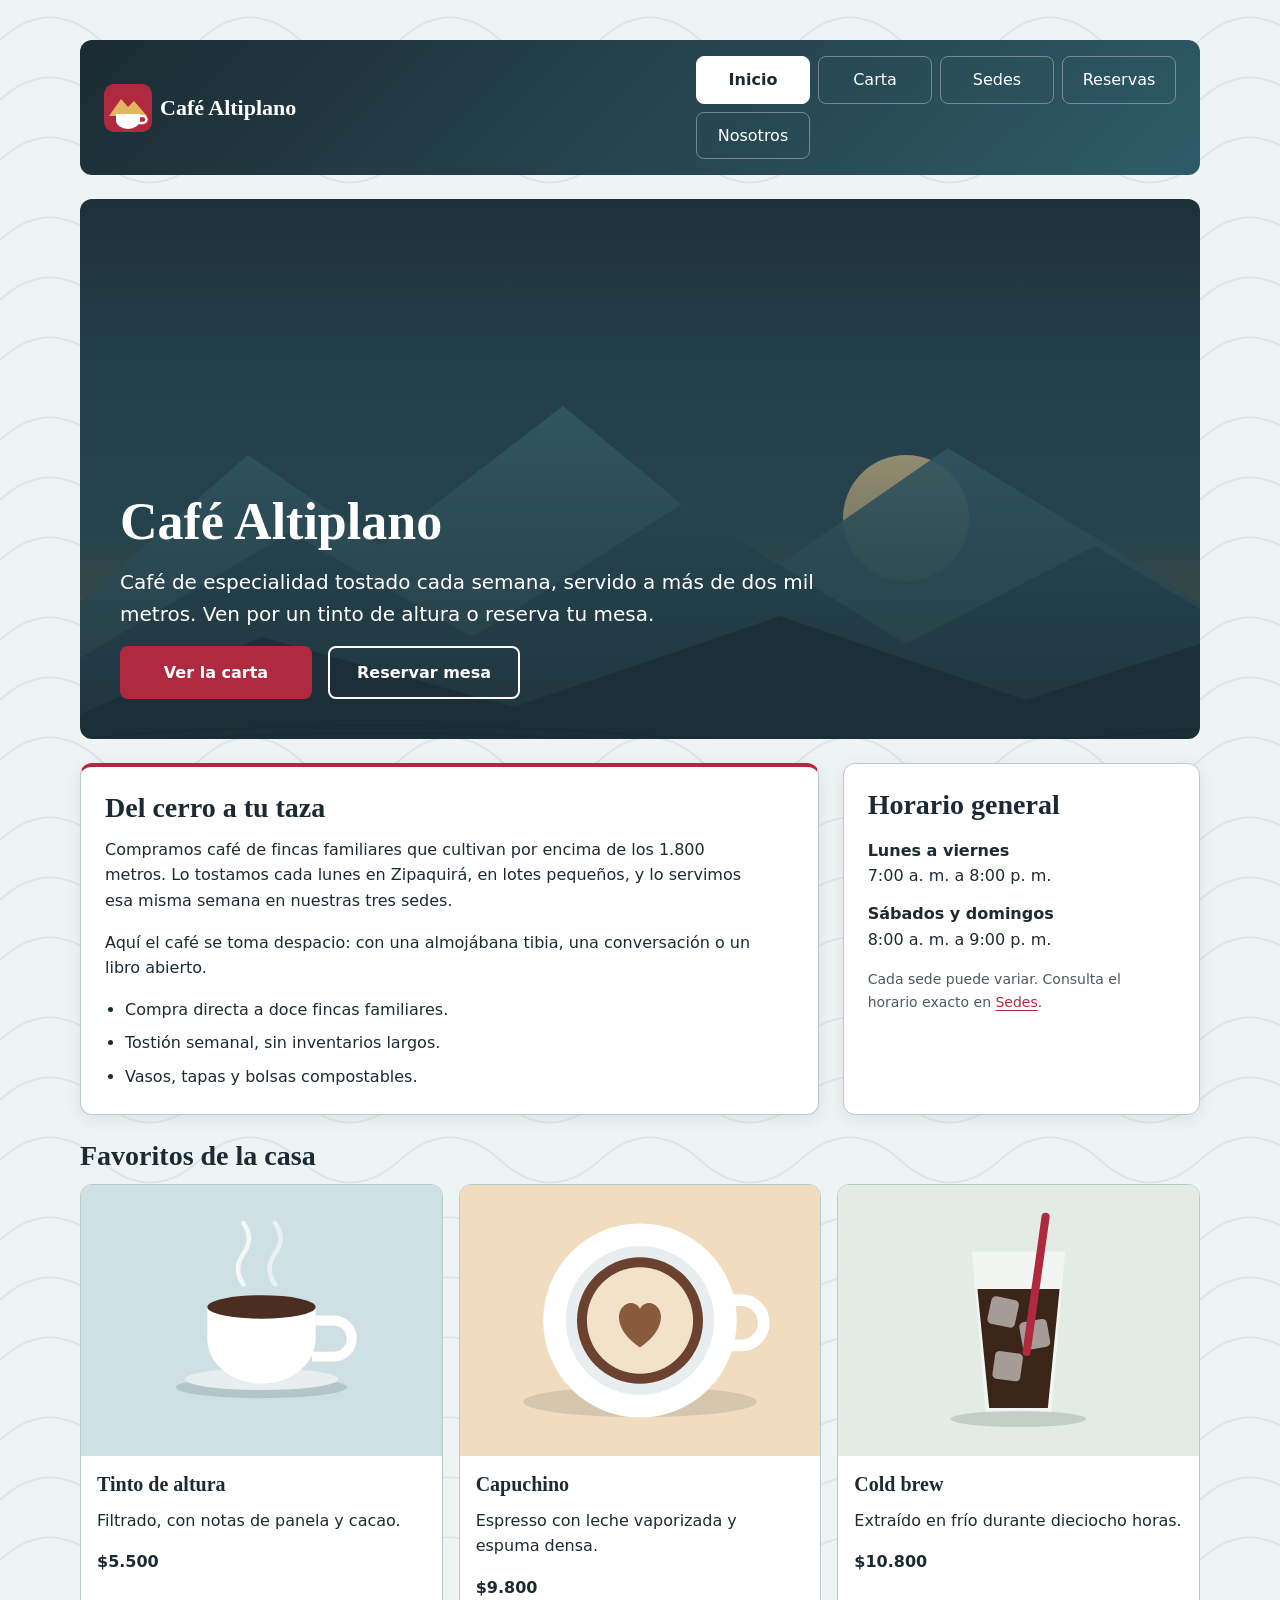
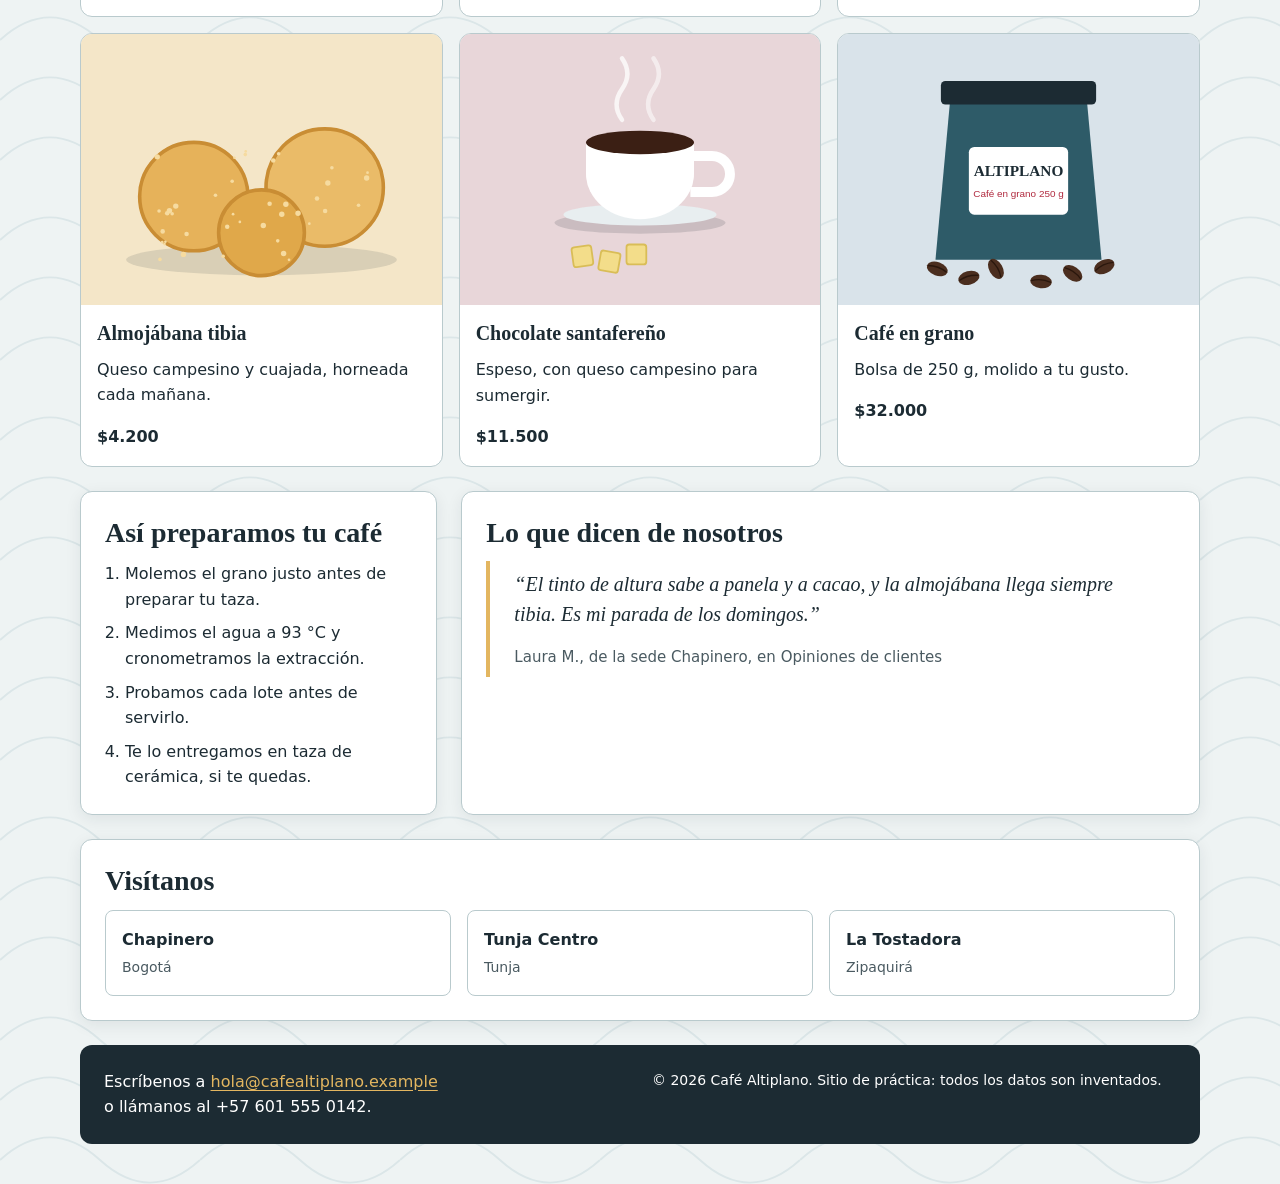
<file: calvo-juan-proyecto-final/index.html>
<!DOCTYPE html>
<html lang="es">
<head>
  <meta charset="utf-8">
  <meta name="viewport" content="width=device-width, initial-scale=1.0">
  <meta name="description" content="Café Altiplano: cafetería de especialidad con tres sedes en el altiplano. Carta, sedes y reservas.">
  <title>Café Altiplano · Café de especialidad</title>
  <link rel="stylesheet" href="css/base.css">
  <link rel="stylesheet" href="css/tipografia.css">
  <link rel="stylesheet" href="css/cajas.css">
  <link rel="stylesheet" href="css/componentes.css">
  <link rel="stylesheet" href="css/layout.css">
</head>
<body>
  <a class="salto" href="#contenido">Saltar al contenido</a>

  <div class="pagina">

    <!-- ===== CABECERA Y MENÚ ===== -->
    <header class="cabecera">
      <a class="marca" href="index.html">
        <img class="marca__logo" src="imagenes/logo.svg" alt="" width="96" height="96">
        <span class="marca__nombre">Café Altiplano</span>
      </a>
      <nav class="menu" aria-label="Principal">
        <ul class="menu__lista">
          <li><a class="menu__enlace menu__enlace--actual" href="index.html" aria-current="page">Inicio</a></li>
          <li><a class="menu__enlace" href="carta.html">Carta</a></li>
          <li><a class="menu__enlace" href="sedes.html">Sedes</a></li>
          <li><a class="menu__enlace" href="reservas.html">Reservas</a></li>
          <li><a class="menu__enlace" href="nosotros.html">Nosotros</a></li>
        </ul>
      </nav>
    </header>

    <!-- ===== PORTADA ===== -->
    <section class="portada portada--inicio">
      <h1>Café Altiplano</h1>
      <p class="portada__lead">Café de especialidad tostado cada semana, servido a más de dos mil metros. Ven por un tinto de altura o reserva tu mesa.</p>
      <div class="portada__acciones">
        <a class="boton" href="carta.html">Ver la carta</a>
        <a class="boton boton--secundario" href="reservas.html">Reservar mesa</a>
      </div>
    </section>

    <!-- ===== CONTENIDO PRINCIPAL ===== -->
    <main class="contenido" id="contenido">
      <!-- ===== HISTORIA ===== -->
      <section class="tarjeta tarjeta--ancha tarjeta--destacada">
        <h2>Del cerro a tu taza</h2>
        <p>Compramos café de fincas familiares que cultivan por encima de los 1.800 metros. Lo tostamos cada lunes en Zipaquirá, en lotes pequeños, y lo servimos esa misma semana en nuestras tres sedes.</p>
        <p>Aquí el café se toma despacio: con una almojábana tibia, una conversación o un libro abierto.</p>
        <ul class="lista">
          <li>Compra directa a doce fincas familiares.</li>
          <li>Tostión semanal, sin inventarios largos.</li>
          <li>Vasos, tapas y bolsas compostables.</li>
        </ul>
      </section>

      <!-- ===== HORARIO ===== -->
      <aside class="tarjeta">
        <h2>Horario general</h2>
        <dl>
          <dt>Lunes a viernes</dt>
          <dd>7:00 a. m. a 8:00 p. m.</dd>
          <dt>Sábados y domingos</dt>
          <dd>8:00 a. m. a 9:00 p. m.</dd>
        </dl>
        <p class="texto-suave">Cada sede puede variar. Consulta el horario exacto en <a href="sedes.html">Sedes</a>.</p>
      </aside>

      <!-- ===== GALERÍA DE FAVORITOS ===== -->
      <section class="galeria">
        <h2>Favoritos de la casa</h2>
        <ul class="galeria__lista lista--limpia">
        <li class="producto">
          <img class="producto__imagen" src="imagenes/producto-tinto.svg" alt="Taza blanca de tinto humeante sobre un platillo" width="800" height="600">
          <div class="producto__cuerpo">
            <h3>Tinto de altura</h3>
            <p>Filtrado, con notas de panela y cacao.</p>
            <p class="producto__precio">$5.500</p>
          </div>
        </li>
        <li class="producto">
          <img class="producto__imagen" src="imagenes/producto-capuchino.svg" alt="Capuchino visto desde arriba, con un corazón en la espuma" width="800" height="600">
          <div class="producto__cuerpo">
            <h3>Capuchino</h3>
            <p>Espresso con leche vaporizada y espuma densa.</p>
            <p class="producto__precio">$9.800</p>
          </div>
        </li>
        <li class="producto">
          <img class="producto__imagen" src="imagenes/producto-coldbrew.svg" alt="Vaso alto de café frío con hielo y pitillo rojo" width="800" height="600">
          <div class="producto__cuerpo">
            <h3>Cold brew</h3>
            <p>Extraído en frío durante dieciocho horas.</p>
            <p class="producto__precio">$10.800</p>
          </div>
        </li>
        <li class="producto">
          <img class="producto__imagen" src="imagenes/producto-almojabana.svg" alt="Tres almojábanas doradas recién horneadas" width="800" height="600">
          <div class="producto__cuerpo">
            <h3>Almojábana tibia</h3>
            <p>Queso campesino y cuajada, horneada cada mañana.</p>
            <p class="producto__precio">$4.200</p>
          </div>
        </li>
        <li class="producto">
          <img class="producto__imagen" src="imagenes/producto-chocolate.svg" alt="Taza de chocolate caliente con cubos de queso al frente" width="800" height="600">
          <div class="producto__cuerpo">
            <h3>Chocolate santafereño</h3>
            <p>Espeso, con queso campesino para sumergir.</p>
            <p class="producto__precio">$11.500</p>
          </div>
        </li>
        <li class="producto">
          <img class="producto__imagen" src="imagenes/producto-grano.svg" alt="Bolsa azul de café en grano con granos regados al frente" width="800" height="600">
          <div class="producto__cuerpo">
            <h3>Café en grano</h3>
            <p>Bolsa de 250 g, molido a tu gusto.</p>
            <p class="producto__precio">$32.000</p>
          </div>
        </li>
        </ul>
      </section>

      <!-- ===== PROCESO ===== -->
      <section class="tarjeta">
        <h2>Así preparamos tu café</h2>
        <ol class="lista">
          <li>Molemos el grano justo antes de preparar tu taza.</li>
          <li>Medimos el agua a 93 °C y cronometramos la extracción.</li>
          <li>Probamos cada lote antes de servirlo.</li>
          <li>Te lo entregamos en taza de cerámica, si te quedas.</li>
        </ol>
      </section>

      <!-- ===== OPINIÓN DE UN CLIENTE ===== -->
      <section class="tarjeta tarjeta--ancha">
        <h2>Lo que dicen de nosotros</h2>
        <figure class="cita">
          <blockquote class="cita__texto" cite="https://cafealtiplano.example/opiniones/laura">
            <p>“El tinto de altura sabe a panela y a cacao, y la almojábana llega siempre tibia. Es mi parada de los domingos.”</p>
          </blockquote>
          <figcaption class="cita__autor">Laura M., de la sede Chapinero, en <cite>Opiniones de clientes</cite></figcaption>
        </figure>
      </section>

      <!-- ===== SEDES ===== -->
      <section class="tarjeta tarjeta--completa">
        <h2>Visítanos</h2>
        <ul class="sedes-lista lista--limpia">
          <li><a class="enlace-sede" href="sedes.html#sede-chapinero"><strong>Chapinero</strong><span class="enlace-sede__ciudad">Bogotá</span></a></li>
          <li><a class="enlace-sede" href="sedes.html#sede-tunja"><strong>Tunja Centro</strong><span class="enlace-sede__ciudad">Tunja</span></a></li>
          <li><a class="enlace-sede" href="sedes.html#sede-zipaquira"><strong>La Tostadora</strong><span class="enlace-sede__ciudad">Zipaquirá</span></a></li>
        </ul>
      </section>
    </main>

    <!-- ===== PIE DE PÁGINA ===== -->
    <footer class="pie">
      <address>
        Escríbenos a <a href="mailto:hola@cafealtiplano.example">hola@cafealtiplano.example</a><br>
        o llámanos al +57 601 555 0142.
      </address>
      <p class="pie__nota">© 2026 Café Altiplano. Sitio de práctica: todos los datos son inventados.</p>
    </footer>

  </div>
</body>
</html>
</file>
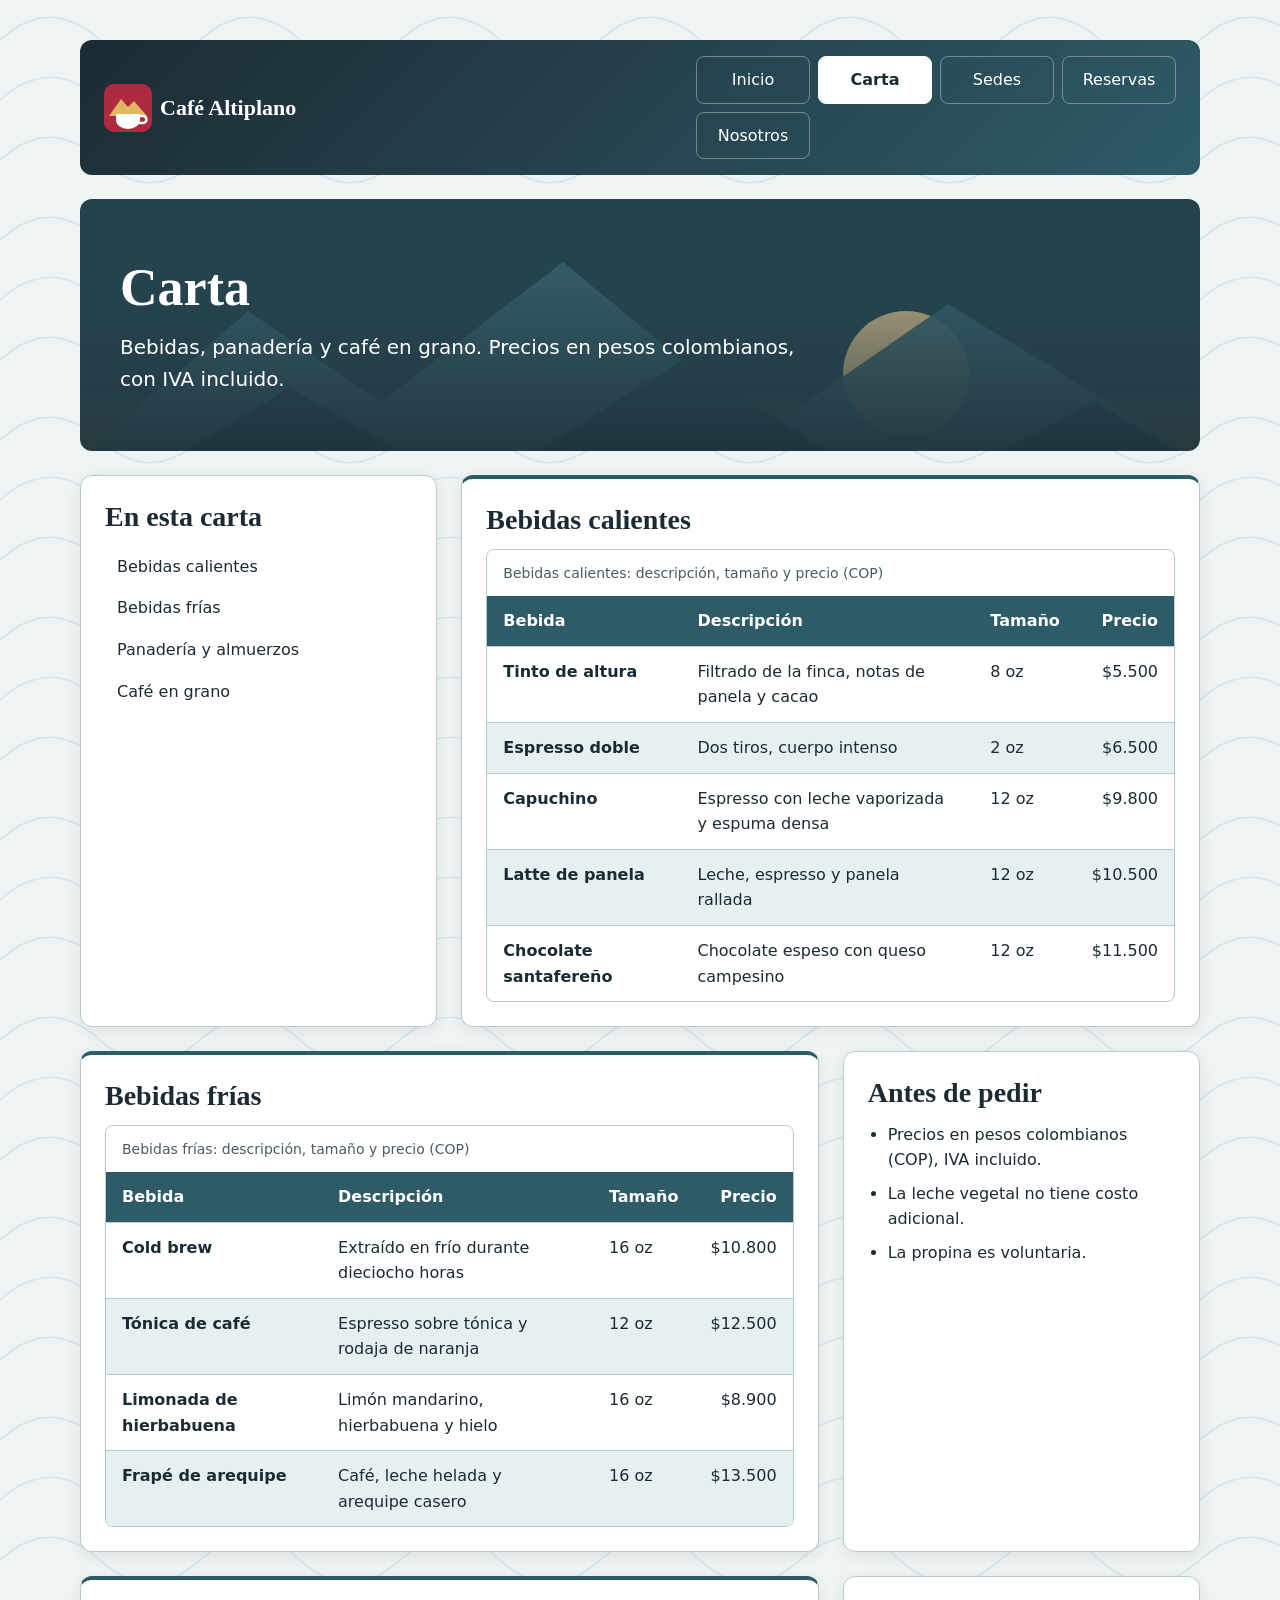
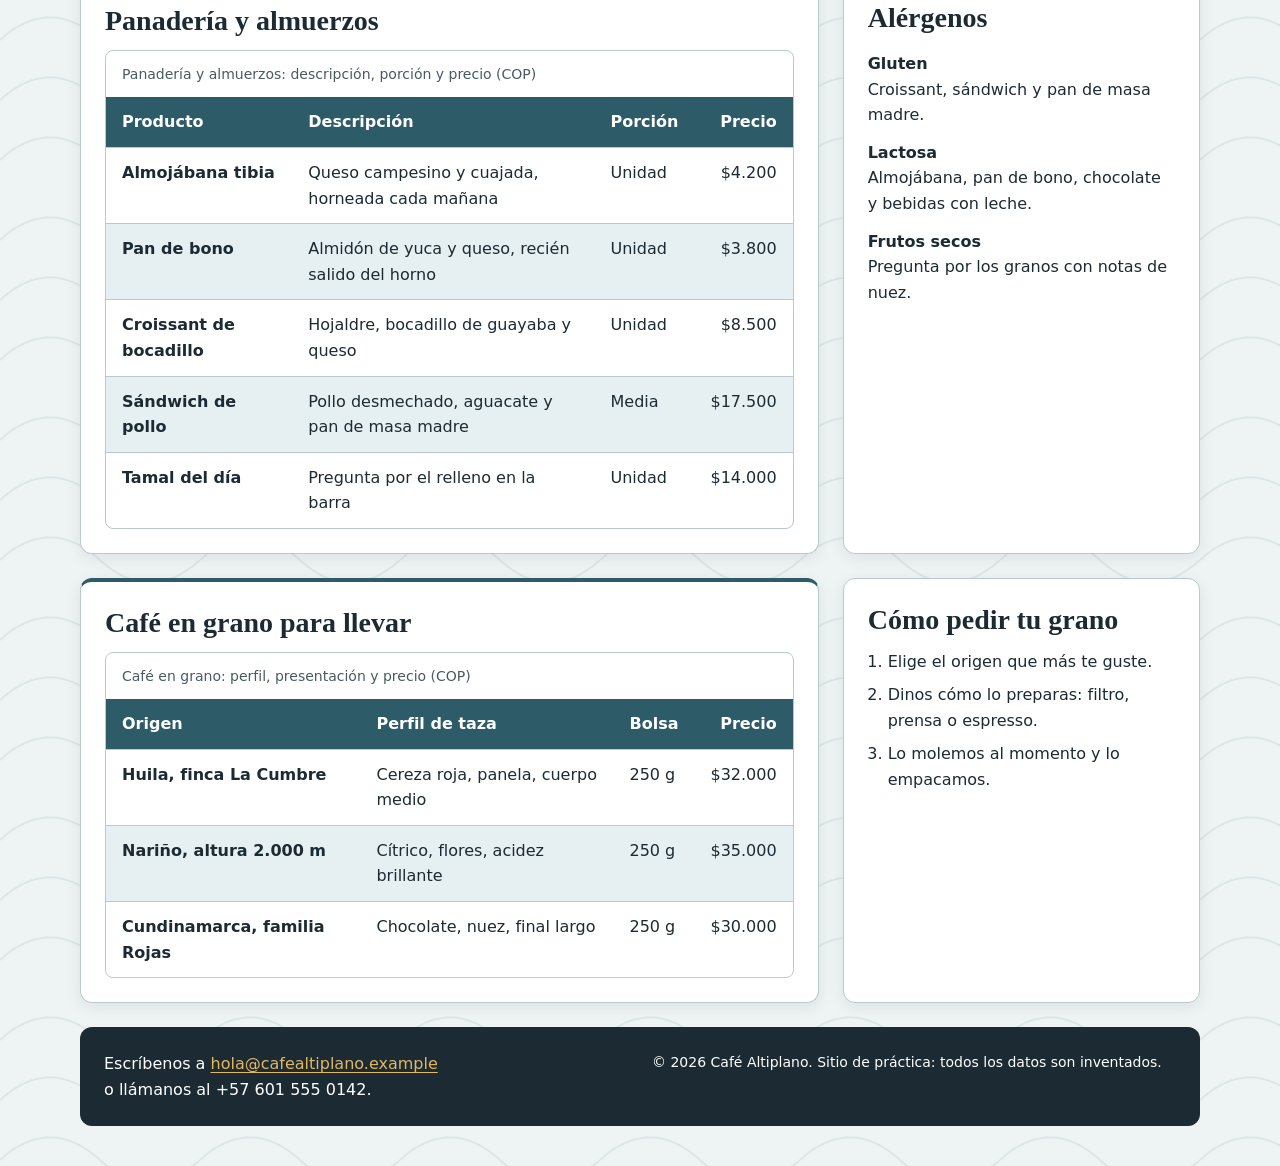
<file: calvo-juan-proyecto-final/carta.html>
<!DOCTYPE html>
<html lang="es">
<head>
  <meta charset="utf-8">
  <meta name="viewport" content="width=device-width, initial-scale=1.0">
  <meta name="description" content="Carta de Café Altiplano: bebidas calientes y frías, panadería, almuerzos y café en grano.">
  <title>Carta · Café Altiplano</title>
  <link rel="stylesheet" href="css/base.css">
  <link rel="stylesheet" href="css/tipografia.css">
  <link rel="stylesheet" href="css/cajas.css">
  <link rel="stylesheet" href="css/componentes.css">
  <link rel="stylesheet" href="css/layout.css">
</head>
<body>
  <a class="salto" href="#contenido">Saltar al contenido</a>

  <div class="pagina">

    <!-- ===== CABECERA Y MENÚ ===== -->
    <header class="cabecera">
      <a class="marca" href="index.html">
        <img class="marca__logo" src="imagenes/logo.svg" alt="" width="96" height="96">
        <span class="marca__nombre">Café Altiplano</span>
      </a>
      <nav class="menu" aria-label="Principal">
        <ul class="menu__lista">
          <li><a class="menu__enlace" href="index.html">Inicio</a></li>
          <li><a class="menu__enlace menu__enlace--actual" href="carta.html" aria-current="page">Carta</a></li>
          <li><a class="menu__enlace" href="sedes.html">Sedes</a></li>
          <li><a class="menu__enlace" href="reservas.html">Reservas</a></li>
          <li><a class="menu__enlace" href="nosotros.html">Nosotros</a></li>
        </ul>
      </nav>
    </header>

    <!-- ===== PORTADA ===== -->
    <section class="portada portada--interior">
      <h1>Carta</h1>
      <p class="portada__lead">Bebidas, panadería y café en grano. Precios en pesos colombianos, con IVA incluido.</p>
    </section>

    <!-- ===== CONTENIDO PRINCIPAL ===== -->
    <main class="contenido" id="contenido">
      <!-- ===== ÍNDICE DE LA CARTA ===== -->
      <nav class="tarjeta indice" aria-label="Índice de la carta">
        <h2>En esta carta</h2>
        <ul class="indice__lista lista--limpia">
          <li><a href="#bebidas-calientes">Bebidas calientes</a></li>
          <li><a href="#bebidas-frias">Bebidas frías</a></li>
          <li><a href="#panaderia">Panadería y almuerzos</a></li>
          <li><a href="#granos">Café en grano</a></li>
        </ul>
      </nav>

      <!-- ===== BEBIDAS CALIENTES ===== -->
      <section class="tarjeta tarjeta--ancha" id="bebidas-calientes">
        <h2>Bebidas calientes</h2>
        <div class="tabla-contenedor" tabindex="0" role="region" aria-label="Bebidas calientes, tabla con desplazamiento horizontal">
          <table class="tabla">
            <caption>Bebidas calientes: descripción, tamaño y precio (COP)</caption>
            <thead>
              <tr><th scope="col">Bebida</th><th scope="col">Descripción</th><th scope="col">Tamaño</th><th scope="col" class="tabla__precio">Precio</th></tr>
            </thead>
            <tbody>
              <tr>
                <th scope="row">Tinto de altura</th>
                <td>Filtrado de la finca, notas de panela y cacao</td>
                <td class="tabla__medida">8 oz</td>
                <td class="tabla__precio">$5.500</td>
              </tr>
              <tr>
                <th scope="row">Espresso doble</th>
                <td>Dos tiros, cuerpo intenso</td>
                <td class="tabla__medida">2 oz</td>
                <td class="tabla__precio">$6.500</td>
              </tr>
              <tr>
                <th scope="row">Capuchino</th>
                <td>Espresso con leche vaporizada y espuma densa</td>
                <td class="tabla__medida">12 oz</td>
                <td class="tabla__precio">$9.800</td>
              </tr>
              <tr>
                <th scope="row">Latte de panela</th>
                <td>Leche, espresso y panela rallada</td>
                <td class="tabla__medida">12 oz</td>
                <td class="tabla__precio">$10.500</td>
              </tr>
              <tr>
                <th scope="row">Chocolate santafereño</th>
                <td>Chocolate espeso con queso campesino</td>
                <td class="tabla__medida">12 oz</td>
                <td class="tabla__precio">$11.500</td>
              </tr>
            </tbody>
          </table>
        </div>
      </section>

      <!-- ===== BEBIDAS FRÍAS ===== -->
      <section class="tarjeta tarjeta--ancha" id="bebidas-frias">
        <h2>Bebidas frías</h2>
        <div class="tabla-contenedor" tabindex="0" role="region" aria-label="Bebidas frías, tabla con desplazamiento horizontal">
          <table class="tabla">
            <caption>Bebidas frías: descripción, tamaño y precio (COP)</caption>
            <thead>
              <tr><th scope="col">Bebida</th><th scope="col">Descripción</th><th scope="col">Tamaño</th><th scope="col" class="tabla__precio">Precio</th></tr>
            </thead>
            <tbody>
              <tr>
                <th scope="row">Cold brew</th>
                <td>Extraído en frío durante dieciocho horas</td>
                <td class="tabla__medida">16 oz</td>
                <td class="tabla__precio">$10.800</td>
              </tr>
              <tr>
                <th scope="row">Tónica de café</th>
                <td>Espresso sobre tónica y rodaja de naranja</td>
                <td class="tabla__medida">12 oz</td>
                <td class="tabla__precio">$12.500</td>
              </tr>
              <tr>
                <th scope="row">Limonada de hierbabuena</th>
                <td>Limón mandarino, hierbabuena y hielo</td>
                <td class="tabla__medida">16 oz</td>
                <td class="tabla__precio">$8.900</td>
              </tr>
              <tr>
                <th scope="row">Frapé de arequipe</th>
                <td>Café, leche helada y arequipe casero</td>
                <td class="tabla__medida">16 oz</td>
                <td class="tabla__precio">$13.500</td>
              </tr>
            </tbody>
          </table>
        </div>
      </section>

      <!-- ===== NOTAS SOBRE LOS PRECIOS ===== -->
      <aside class="tarjeta">
        <h2>Antes de pedir</h2>
        <ul class="lista">
          <li>Precios en pesos colombianos (COP), IVA incluido.</li>
          <li>La leche vegetal no tiene costo adicional.</li>
          <li>La propina es voluntaria.</li>
        </ul>
      </aside>

      <!-- ===== PANADERÍA Y ALMUERZOS ===== -->
      <section class="tarjeta tarjeta--ancha" id="panaderia">
        <h2>Panadería y almuerzos</h2>
        <div class="tabla-contenedor" tabindex="0" role="region" aria-label="Panadería y almuerzos, tabla con desplazamiento horizontal">
          <table class="tabla">
            <caption>Panadería y almuerzos: descripción, porción y precio (COP)</caption>
            <thead>
              <tr><th scope="col">Producto</th><th scope="col">Descripción</th><th scope="col">Porción</th><th scope="col" class="tabla__precio">Precio</th></tr>
            </thead>
            <tbody>
              <tr>
                <th scope="row">Almojábana tibia</th>
                <td>Queso campesino y cuajada, horneada cada mañana</td>
                <td class="tabla__medida">Unidad</td>
                <td class="tabla__precio">$4.200</td>
              </tr>
              <tr>
                <th scope="row">Pan de bono</th>
                <td>Almidón de yuca y queso, recién salido del horno</td>
                <td class="tabla__medida">Unidad</td>
                <td class="tabla__precio">$3.800</td>
              </tr>
              <tr>
                <th scope="row">Croissant de bocadillo</th>
                <td>Hojaldre, bocadillo de guayaba y queso</td>
                <td class="tabla__medida">Unidad</td>
                <td class="tabla__precio">$8.500</td>
              </tr>
              <tr>
                <th scope="row">Sándwich de pollo</th>
                <td>Pollo desmechado, aguacate y pan de masa madre</td>
                <td class="tabla__medida">Media</td>
                <td class="tabla__precio">$17.500</td>
              </tr>
              <tr>
                <th scope="row">Tamal del día</th>
                <td>Pregunta por el relleno en la barra</td>
                <td class="tabla__medida">Unidad</td>
                <td class="tabla__precio">$14.000</td>
              </tr>
            </tbody>
          </table>
        </div>
      </section>

      <!-- ===== ALÉRGENOS ===== -->
      <aside class="tarjeta">
        <h2>Alérgenos</h2>
        <dl>
          <dt>Gluten</dt>
          <dd>Croissant, sándwich y pan de masa madre.</dd>
          <dt>Lactosa</dt>
          <dd>Almojábana, pan de bono, chocolate y bebidas con leche.</dd>
          <dt>Frutos secos</dt>
          <dd>Pregunta por los granos con notas de nuez.</dd>
        </dl>
      </aside>

      <!-- ===== CAFÉ EN GRANO ===== -->
      <section class="tarjeta tarjeta--ancha" id="granos">
        <h2>Café en grano para llevar</h2>
        <div class="tabla-contenedor" tabindex="0" role="region" aria-label="Café en grano, tabla con desplazamiento horizontal">
          <table class="tabla">
            <caption>Café en grano: perfil, presentación y precio (COP)</caption>
            <thead>
              <tr><th scope="col">Origen</th><th scope="col">Perfil de taza</th><th scope="col">Bolsa</th><th scope="col" class="tabla__precio">Precio</th></tr>
            </thead>
            <tbody>
              <tr>
                <th scope="row">Huila, finca La Cumbre</th>
                <td>Cereza roja, panela, cuerpo medio</td>
                <td class="tabla__medida">250 g</td>
                <td class="tabla__precio">$32.000</td>
              </tr>
              <tr>
                <th scope="row">Nariño, altura 2.000 m</th>
                <td>Cítrico, flores, acidez brillante</td>
                <td class="tabla__medida">250 g</td>
                <td class="tabla__precio">$35.000</td>
              </tr>
              <tr>
                <th scope="row">Cundinamarca, familia Rojas</th>
                <td>Chocolate, nuez, final largo</td>
                <td class="tabla__medida">250 g</td>
                <td class="tabla__precio">$30.000</td>
              </tr>
            </tbody>
          </table>
        </div>
      </section>

      <!-- ===== CÓMO PEDIR CAFÉ EN GRANO ===== -->
      <aside class="tarjeta">
        <h2>Cómo pedir tu grano</h2>
        <ol class="lista">
          <li>Elige el origen que más te guste.</li>
          <li>Dinos cómo lo preparas: filtro, prensa o espresso.</li>
          <li>Lo molemos al momento y lo empacamos.</li>
        </ol>
      </aside>
    </main>

    <!-- ===== PIE DE PÁGINA ===== -->
    <footer class="pie">
      <address>
        Escríbenos a <a href="mailto:hola@cafealtiplano.example">hola@cafealtiplano.example</a><br>
        o llámanos al +57 601 555 0142.
      </address>
      <p class="pie__nota">© 2026 Café Altiplano. Sitio de práctica: todos los datos son inventados.</p>
    </footer>

  </div>
</body>
</html>
</file>
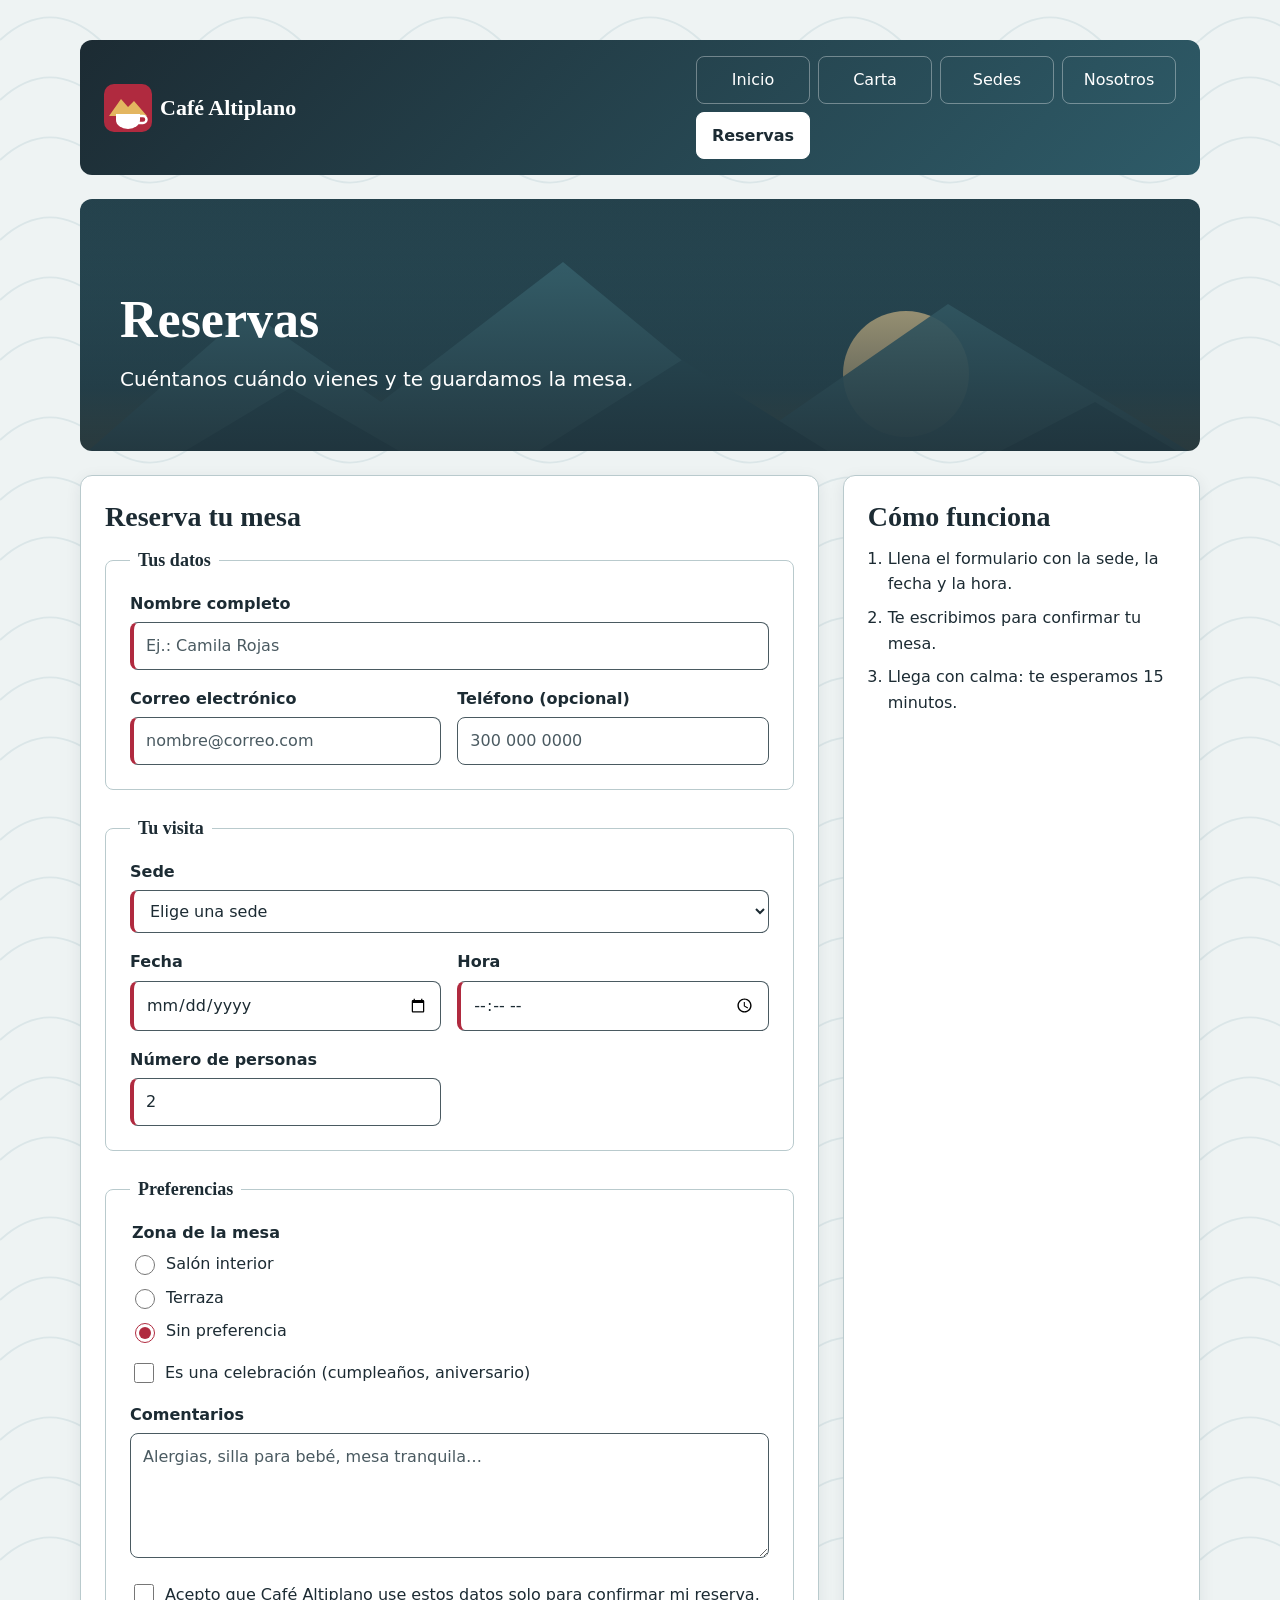
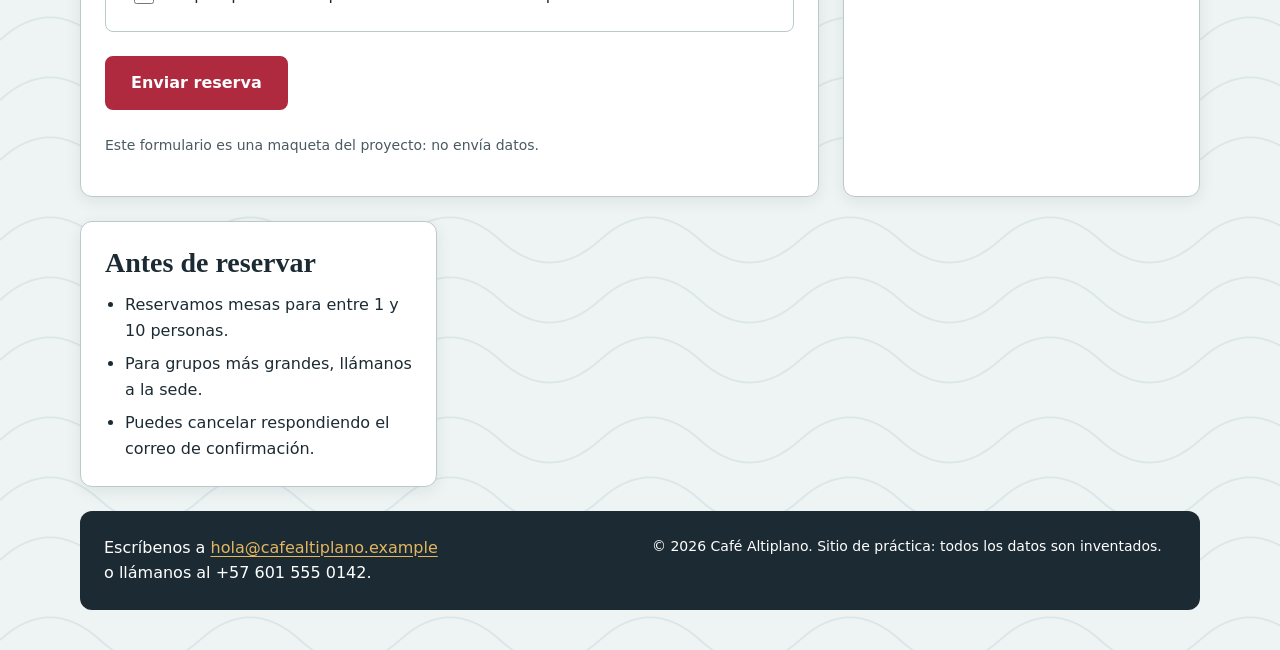
<file: calvo-juan-proyecto-final/reservas.html>
<!DOCTYPE html>
<html lang="es">
<head>
  <meta charset="utf-8">
  <meta name="viewport" content="width=device-width, initial-scale=1.0">
  <meta name="description" content="Reserva una mesa en Café Altiplano: elige sede, fecha, hora y número de personas.">
  <title>Reservas · Café Altiplano</title>
  <link rel="stylesheet" href="css/base.css">
  <link rel="stylesheet" href="css/tipografia.css">
  <link rel="stylesheet" href="css/cajas.css">
  <link rel="stylesheet" href="css/componentes.css">
  <link rel="stylesheet" href="css/layout.css">
</head>
<body>
  <a class="salto" href="#contenido">Saltar al contenido</a>

  <div class="pagina">

    <!-- ===== CABECERA Y MENÚ ===== -->
    <header class="cabecera">
      <a class="marca" href="index.html">
        <img class="marca__logo" src="imagenes/logo.svg" alt="" width="96" height="96">
        <span class="marca__nombre">Café Altiplano</span>
      </a>
      <nav class="menu" aria-label="Principal">
        <ul class="menu__lista">
          <li><a class="menu__enlace" href="index.html">Inicio</a></li>
          <li><a class="menu__enlace" href="carta.html">Carta</a></li>
          <li><a class="menu__enlace" href="sedes.html">Sedes</a></li>
          <li><a class="menu__enlace" href="nosotros.html">Nosotros</a></li>
          <li><a class="menu__enlace menu__enlace--actual" href="reservas.html" aria-current="page">Reservas</a></li>
        </ul>
      </nav>
    </header>

    <!-- ===== PORTADA ===== -->
    <section class="portada portada--interior">
      <h1>Reservas</h1>
      <p class="portada__lead">Cuéntanos cuándo vienes y te guardamos la mesa.</p>
    </section>

    <!-- ===== CONTENIDO PRINCIPAL ===== -->
    <main class="contenido" id="contenido">
      <!-- ===== FORMULARIO DE RESERVA ===== -->
      <section class="tarjeta tarjeta--ancha">
        <h2>Reserva tu mesa</h2>
        <form class="formulario" action="#" method="get">

          <fieldset class="grupo">
            <legend class="grupo__leyenda">Tus datos</legend>
            <div class="grupo__campos">
              <div class="campo campo--ancho">
                <label class="campo__etiqueta" for="nombre">Nombre completo</label>
                <input class="campo__control" type="text" id="nombre" name="nombre" placeholder="Ej.: Camila Rojas" autocomplete="name" required>
              </div>
              <div class="campo">
                <label class="campo__etiqueta" for="correo">Correo electrónico</label>
                <input class="campo__control" type="email" id="correo" name="correo" placeholder="nombre@correo.com" autocomplete="email" required>
              </div>
              <div class="campo">
                <label class="campo__etiqueta" for="telefono">Teléfono (opcional)</label>
                <input class="campo__control" type="tel" id="telefono" name="telefono" placeholder="300 000 0000" autocomplete="tel">
              </div>
            </div>
          </fieldset>

          <fieldset class="grupo">
            <legend class="grupo__leyenda">Tu visita</legend>
            <div class="grupo__campos">
              <div class="campo campo--ancho">
                <label class="campo__etiqueta" for="sede">Sede</label>
                <select class="campo__control" id="sede" name="sede" required>
                  <option value="">Elige una sede</option>
                  <option value="chapinero">Chapinero, Bogotá</option>
                  <option value="tunja">Tunja Centro</option>
                  <option value="zipaquira">La Tostadora, Zipaquirá</option>
                </select>
              </div>
              <div class="campo">
                <label class="campo__etiqueta" for="fecha">Fecha</label>
                <input class="campo__control" type="date" id="fecha" name="fecha" required>
              </div>
              <div class="campo">
                <label class="campo__etiqueta" for="hora">Hora</label>
                <input class="campo__control" type="time" id="hora" name="hora" min="07:00" max="19:30" step="1800" required>
              </div>
              <div class="campo">
                <label class="campo__etiqueta" for="personas">Número de personas</label>
                <input class="campo__control" type="number" id="personas" name="personas" min="1" max="10" value="2" required>
              </div>
            </div>
          </fieldset>

          <fieldset class="grupo">
            <legend class="grupo__leyenda">Preferencias</legend>
            <div class="grupo__campos">
              <fieldset class="grupo grupo--anidado campo--ancho">
                <legend class="campo__etiqueta">Zona de la mesa</legend>
                <div class="opciones">
                  <div class="opcion">
                    <input type="radio" id="zona-interior" name="zona" value="interior">
                    <label for="zona-interior">Salón interior</label>
                  </div>
                  <div class="opcion">
                    <input type="radio" id="zona-terraza" name="zona" value="terraza">
                    <label for="zona-terraza">Terraza</label>
                  </div>
                  <div class="opcion">
                    <input type="radio" id="zona-cualquiera" name="zona" value="cualquiera" checked>
                    <label for="zona-cualquiera">Sin preferencia</label>
                  </div>
                </div>
              </fieldset>
              <div class="opcion campo--ancho">
                <input type="checkbox" id="celebracion" name="celebracion" value="si">
                <label for="celebracion">Es una celebración (cumpleaños, aniversario)</label>
              </div>
              <div class="campo campo--ancho">
                <label class="campo__etiqueta" for="comentarios">Comentarios</label>
                <textarea class="campo__control" id="comentarios" name="comentarios" rows="4" placeholder="Alergias, silla para bebé, mesa tranquila…"></textarea>
              </div>
              <div class="opcion campo--ancho">
                <input type="checkbox" id="datos" name="datos" value="si" required>
                <label for="datos">Acepto que Café Altiplano use estos datos solo para confirmar mi reserva.</label>
              </div>
            </div>
          </fieldset>

          <div>
            <button class="boton" type="submit">Enviar reserva</button>
          </div>
          <p class="texto-suave">Este formulario es una maqueta del proyecto: no envía datos.</p>
        </form>
      </section>

      <!-- ===== CÓMO FUNCIONA ===== -->
      <aside class="tarjeta">
        <h2>Cómo funciona</h2>
        <ol class="lista">
          <li>Llena el formulario con la sede, la fecha y la hora.</li>
          <li>Te escribimos para confirmar tu mesa.</li>
          <li>Llega con calma: te esperamos 15 minutos.</li>
        </ol>
      </aside>

      <!-- ===== ANTES DE RESERVAR ===== -->
      <aside class="tarjeta">
        <h2>Antes de reservar</h2>
        <ul class="lista">
          <li>Reservamos mesas para entre 1 y 10 personas.</li>
          <li>Para grupos más grandes, llámanos a la sede.</li>
          <li>Puedes cancelar respondiendo el correo de confirmación.</li>
        </ul>
      </aside>
    </main>

    <!-- ===== PIE DE PÁGINA ===== -->
    <footer class="pie">
      <address>
        Escríbenos a <a href="mailto:hola@cafealtiplano.example">hola@cafealtiplano.example</a><br>
        o llámanos al +57 601 555 0142.
      </address>
      <p class="pie__nota">© 2026 Café Altiplano. Sitio de práctica: todos los datos son inventados.</p>
    </footer>

  </div>
</body>
</html>
</file>
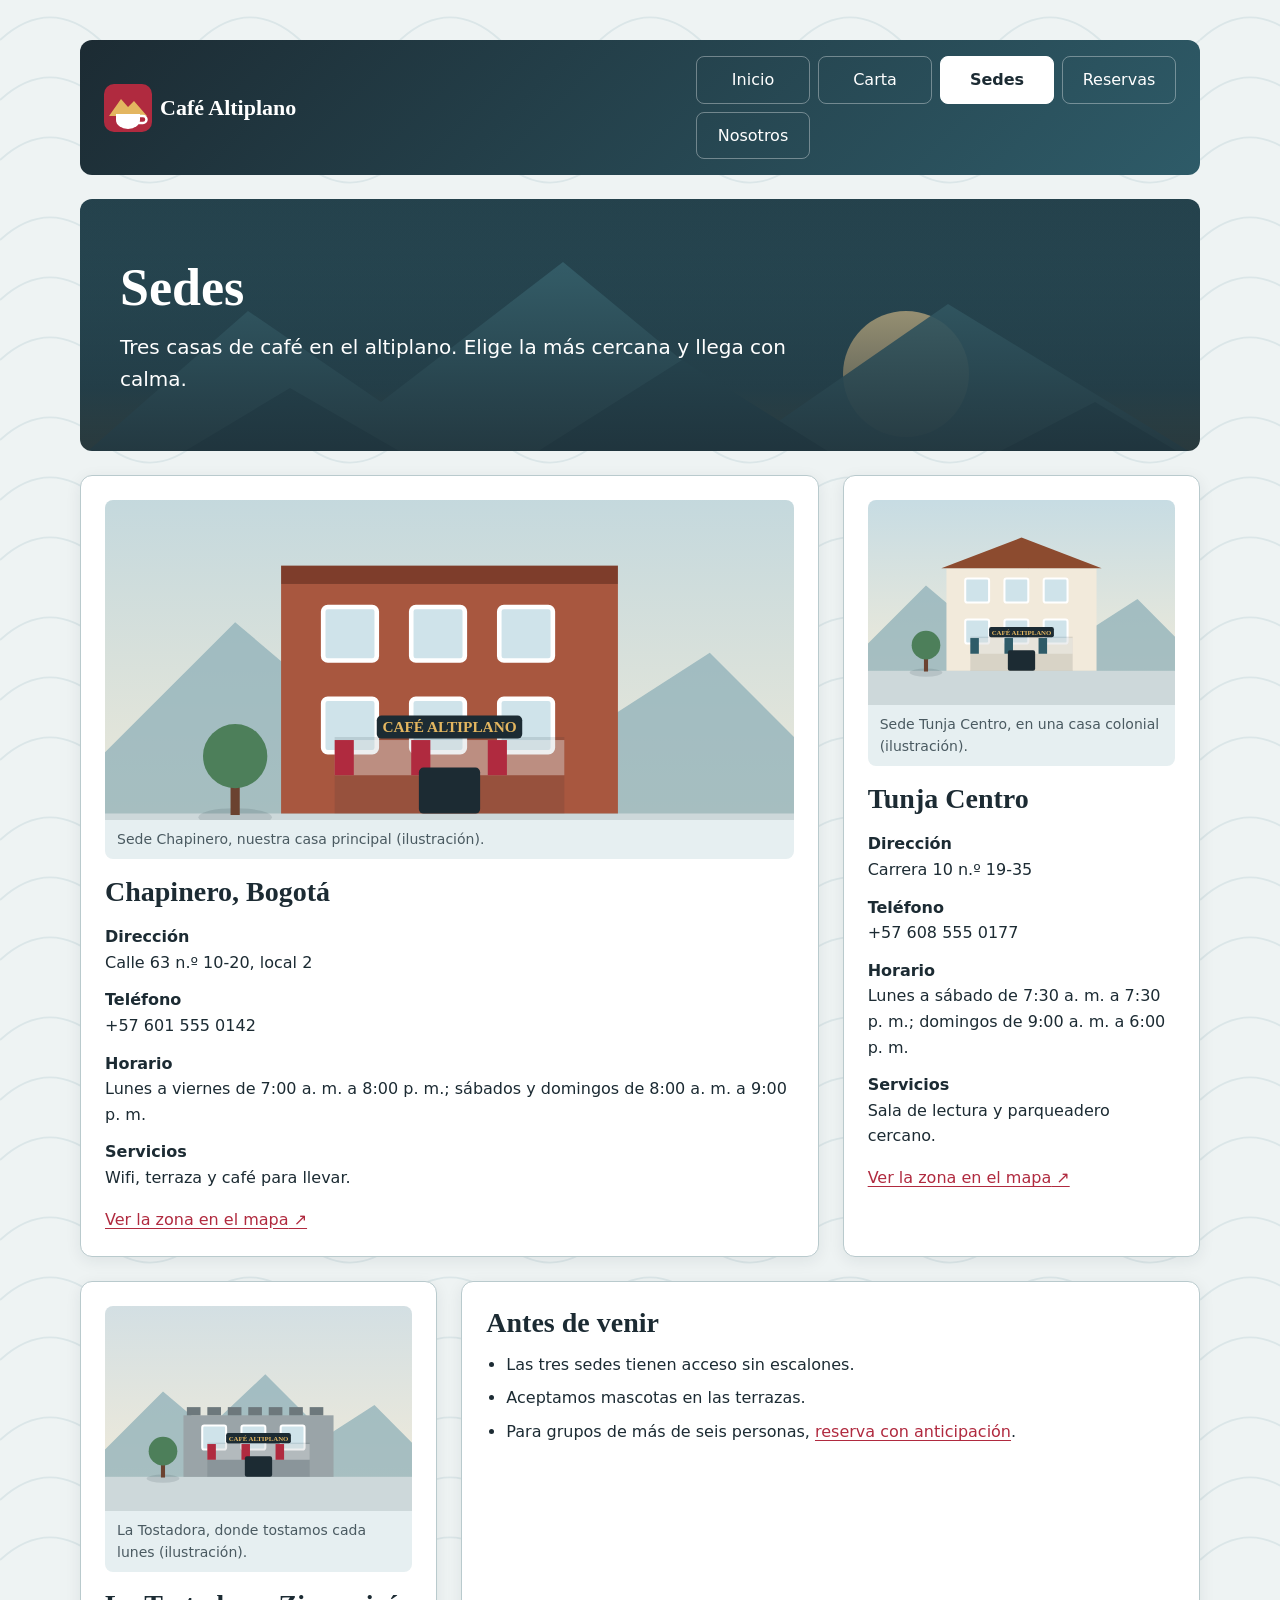
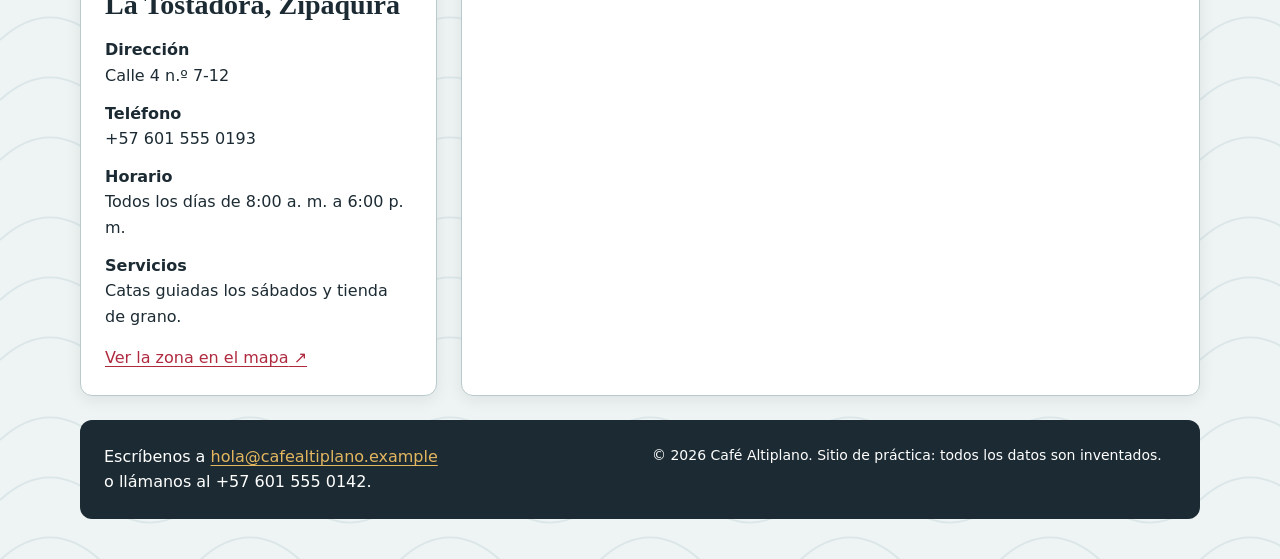
<file: calvo-juan-proyecto-final/sedes.html>
<!DOCTYPE html>
<html lang="es">
<head>
  <meta charset="utf-8">
  <meta name="viewport" content="width=device-width, initial-scale=1.0">
  <meta name="description" content="Sedes de Café Altiplano en Bogotá, Tunja y Zipaquirá: direcciones, teléfonos y horarios.">
  <title>Sedes · Café Altiplano</title>
  <link rel="stylesheet" href="css/base.css">
  <link rel="stylesheet" href="css/tipografia.css">
  <link rel="stylesheet" href="css/cajas.css">
  <link rel="stylesheet" href="css/componentes.css">
  <link rel="stylesheet" href="css/layout.css">
</head>
<body>
  <a class="salto" href="#contenido">Saltar al contenido</a>

  <div class="pagina">

    <!-- ===== CABECERA Y MENÚ ===== -->
    <header class="cabecera">
      <a class="marca" href="index.html">
        <img class="marca__logo" src="imagenes/logo.svg" alt="" width="96" height="96">
        <span class="marca__nombre">Café Altiplano</span>
      </a>
      <nav class="menu" aria-label="Principal">
        <ul class="menu__lista">
          <li><a class="menu__enlace" href="index.html">Inicio</a></li>
          <li><a class="menu__enlace" href="carta.html">Carta</a></li>
          <li><a class="menu__enlace menu__enlace--actual" href="sedes.html" aria-current="page">Sedes</a></li>
          <li><a class="menu__enlace" href="reservas.html">Reservas</a></li>
          <li><a class="menu__enlace" href="nosotros.html">Nosotros</a></li>
        </ul>
      </nav>
    </header>

    <!-- ===== PORTADA ===== -->
    <section class="portada portada--interior">
      <h1>Sedes</h1>
      <p class="portada__lead">Tres casas de café en el altiplano. Elige la más cercana y llega con calma.</p>
    </section>

    <!-- ===== CONTENIDO PRINCIPAL ===== -->
    <main class="contenido" id="contenido">
      <!-- ===== SEDE CHAPINERO ===== -->
      <section class="tarjeta tarjeta--ancha" id="sede-chapinero">
        <figure class="sede__foto">
          <img src="imagenes/sede-chapinero.svg" alt="Fachada de ladrillo de dos pisos con toldo rojo y el letrero Café Altiplano" width="900" height="600">
          <figcaption class="sede__pie">Sede Chapinero, nuestra casa principal (ilustración).</figcaption>
        </figure>
        <h2>Chapinero, Bogotá</h2>
        <dl>
          <dt>Dirección</dt>
          <dd>Calle 63 n.º 10-20, local 2</dd>
          <dt>Teléfono</dt>
          <dd>+57 601 555 0142</dd>
          <dt>Horario</dt>
          <dd>Lunes a viernes de 7:00 a. m. a 8:00 p. m.; sábados y domingos de 8:00 a. m. a 9:00 p. m.</dd>
          <dt>Servicios</dt>
          <dd>Wifi, terraza y café para llevar.</dd>
        </dl>
        <p><a href="https://www.openstreetmap.org/search?query=Chapinero%20Bogot%C3%A1" target="_blank" rel="noopener noreferrer">Ver la zona en el mapa<span class="solo-lectores"> (se abre en una pestaña nueva)</span></a></p>
      </section>

      <!-- ===== SEDE TUNJA ===== -->
      <section class="tarjeta" id="sede-tunja">
        <figure class="sede__foto">
          <img src="imagenes/sede-tunja.svg" alt="Casa colonial blanca de dos pisos con techo de teja y toldo azul" width="900" height="600">
          <figcaption class="sede__pie">Sede Tunja Centro, en una casa colonial (ilustración).</figcaption>
        </figure>
        <h2>Tunja Centro</h2>
        <dl>
          <dt>Dirección</dt>
          <dd>Carrera 10 n.º 19-35</dd>
          <dt>Teléfono</dt>
          <dd>+57 608 555 0177</dd>
          <dt>Horario</dt>
          <dd>Lunes a sábado de 7:30 a. m. a 7:30 p. m.; domingos de 9:00 a. m. a 6:00 p. m.</dd>
          <dt>Servicios</dt>
          <dd>Sala de lectura y parqueadero cercano.</dd>
        </dl>
        <p><a href="https://www.openstreetmap.org/search?query=Tunja%20Boyac%C3%A1" target="_blank" rel="noopener noreferrer">Ver la zona en el mapa<span class="solo-lectores"> (se abre en una pestaña nueva)</span></a></p>
      </section>

      <!-- ===== SEDE ZIPAQUIRÁ ===== -->
      <section class="tarjeta" id="sede-zipaquira">
        <figure class="sede__foto">
          <img src="imagenes/sede-zipaquira.svg" alt="Edificio de piedra gris de un piso con almenas y toldo rojo" width="900" height="600">
          <figcaption class="sede__pie">La Tostadora, donde tostamos cada lunes (ilustración).</figcaption>
        </figure>
        <h2>La Tostadora, Zipaquirá</h2>
        <dl>
          <dt>Dirección</dt>
          <dd>Calle 4 n.º 7-12</dd>
          <dt>Teléfono</dt>
          <dd>+57 601 555 0193</dd>
          <dt>Horario</dt>
          <dd>Todos los días de 8:00 a. m. a 6:00 p. m.</dd>
          <dt>Servicios</dt>
          <dd>Catas guiadas los sábados y tienda de grano.</dd>
        </dl>
        <p><a href="https://www.openstreetmap.org/search?query=Zipaquir%C3%A1%20Cundinamarca" target="_blank" rel="noopener noreferrer">Ver la zona en el mapa<span class="solo-lectores"> (se abre en una pestaña nueva)</span></a></p>
      </section>

      <!-- ===== ANTES DE VENIR ===== -->
      <aside class="tarjeta tarjeta--ancha">
        <h2>Antes de venir</h2>
        <ul class="lista">
          <li>Las tres sedes tienen acceso sin escalones.</li>
          <li>Aceptamos mascotas en las terrazas.</li>
          <li>Para grupos de más de seis personas, <a href="reservas.html">reserva con anticipación</a>.</li>
        </ul>
      </aside>
    </main>

    <!-- ===== PIE DE PÁGINA ===== -->
    <footer class="pie">
      <address>
        Escríbenos a <a href="mailto:hola@cafealtiplano.example">hola@cafealtiplano.example</a><br>
        o llámanos al +57 601 555 0142.
      </address>
      <p class="pie__nota">© 2026 Café Altiplano. Sitio de práctica: todos los datos son inventados.</p>
    </footer>

  </div>
</body>
</html>
</file>
<file: calvo-juan-proyecto-final/css/base.css>
/* ==========================================================
   base.css · Paleta, reinicio, fondo y enlaces
   Unidades 03 (variables, fondo) y 05 (box-sizing, página centrada)
   ========================================================== */

/* 1. PALETA
   Único lugar del sitio donde aparecen colores. El resto de las
   hojas solo usa estas variables. */
:root {
  /* Canales RGB: permiten transparencia sobre la misma paleta */
  --rgb-pizarra: 28 43 51;
  --rgb-papel: 255 255 255;

  --color-pizarra: rgb(var(--rgb-pizarra));   /* texto y fondos oscuros */
  --color-papel: rgb(var(--rgb-papel));       /* tarjetas y texto sobre oscuro */
  --color-laguna: #2e5b68;                    /* azul verdoso de la cabecera */
  --color-niebla: #eef3f3;                    /* fondo de la página */
  --color-cereza: #b02a3f;                    /* acento: botones y enlaces */
  --color-cereza-oscuro: #861d2f;             /* acento al pasar el cursor */
  --color-paja: #e3b660;                      /* detalle cálido y foco sobre oscuro */
  --color-borde: #b9cacd;                     /* líneas finas */
  --color-suave: #4a5a61;                     /* texto secundario */
  --color-fila: #e6eff1;                      /* filas alternas y fondos suaves */
  --color-foco: #0f4c9c;                      /* anillo de foco sobre claro */
  --color-nada: transparent;                  /* sin color */

  /* 2. ESPACIOS Y ESQUINAS (siempre en rem) */
  --espacio-1: 0.5rem;
  --espacio-2: 1rem;
  --espacio-3: 1.5rem;
  --espacio-4: 2.5rem;
  --radio: 0.75rem;
  --radio-chico: 0.5rem;
}

/* 3. REINICIO */
*,
*::before,
*::after {
  box-sizing: border-box;
}

html {
  font-size: 100%;
}

/* El color de letra se declara aquí y se hereda en el resto */
body {
  margin: 0;
  background-color: var(--color-niebla);
  background-image: url("../imagenes/fondo-altiplano.svg");
  color: var(--color-pizarra);
  overflow-wrap: break-word;
}

/* Imágenes flexibles */
img {
  display: block;
  max-width: 100%;
  height: auto;
}

figure,
blockquote,
dd {
  margin: 0;
}

/* 4. ENLACES */
a {
  color: var(--color-cereza);
  text-underline-offset: 0.2em;
}
</file>
<file: calvo-juan-proyecto-final/css/tipografia.css>
/* ==========================================================
   tipografia.css · Familias, jerarquía y texto
   Unidades 05 (tipografía) y 06 (rem y ch)
   Todos los tamaños de letra están en rem.
   ========================================================== */

/* 1. FAMILIAS, cada una con alternativas */
:root {
  --fuente-titulos: "Iowan Old Style", "Palatino Linotype", Palatino,
    "Book Antiqua", Georgia, serif;
  --fuente-texto: "Segoe UI", system-ui, -apple-system, "Helvetica Neue",
    Arial, sans-serif;
}

body {
  font-family: var(--fuente-texto);
  font-size: 1rem;
  line-height: 1.6;
}

/* 2. JERARQUÍA DE TÍTULOS (móvil primero; los saltos están en layout.css) */
:is(h1, h2, h3) {
  margin: 0 0 0.75rem;
  font-family: var(--fuente-titulos);
  line-height: 1.2;
}

h1 {
  font-size: 2.25rem;
}

h2 {
  font-size: 1.625rem;
}

h3 {
  font-size: 1.25rem;
}

/* 3. TEXTO CORRIDO: ancho de lectura de unos 65 caracteres */
p {
  max-width: 65ch;
  margin: 0 0 1rem;
}

strong,
dt {
  font-weight: 700;
}

.texto-suave {
  color: var(--color-suave);
  font-size: 0.875rem;
}

/* 4. MARCA Y PORTADA */
.marca__nombre {
  font-family: var(--fuente-titulos);
  font-size: 1.375rem;
  font-weight: 700;
}

.portada__lead {
  max-width: 55ch;
  font-size: 1.25rem;
}

.pie__nota {
  font-size: 0.875rem;
}

/* 5. DATOS: listas de definición, tablas y precios */
dd + dt {
  margin-top: 0.75rem;
}

.tabla caption {
  color: var(--color-suave);
  font-size: 0.875rem;
}

.tabla th {
  font-weight: 700;
}

.tabla__precio,
.producto__precio {
  font-variant-numeric: tabular-nums;
}

.producto__precio {
  font-weight: 700;
}

/* 6. CITAS */
.cita__texto {
  font-family: var(--fuente-titulos);
  font-size: 1.25rem;
  font-style: italic;
  line-height: 1.5;
}

.cita__autor {
  color: var(--color-suave);
  font-size: 0.9375rem;
}

cite {
  font-style: normal;
}

/* 7. FORMULARIO */
.grupo__leyenda {
  font-family: var(--fuente-titulos);
  font-size: 1.125rem;
  font-weight: 700;
}

.campo__etiqueta {
  font-weight: 600;
}

.enlace-sede__ciudad {
  color: var(--color-suave);
  font-size: 0.875rem;
}
</file>
<file: calvo-juan-proyecto-final/css/cajas.css>
/* ==========================================================
   cajas.css · Modelo de caja: tarjetas, tablas, listas y citas
   Unidades 05 (cajas, datos) y 06 (medidas en rem)
   ========================================================== */

/* 1. TARJETA: bloque base del sitio */
.tarjeta {
  margin: 0;
  padding: var(--espacio-2);
  border: 1px solid var(--color-borde);
  border-radius: var(--radio);
  background-color: var(--color-papel);
  box-shadow: 0 0.25rem 1rem rgb(var(--rgb-pizarra) / 0.08);
}

/* El último elemento de una caja no deja margen sobrante */
:is(.tarjeta, .producto__cuerpo) > :last-child {
  margin-bottom: 0;
}

.tarjeta--destacada {
  border-top: 0.25rem solid var(--color-cereza);
}

/* Las tarjetas que contienen una tabla llevan otro color de borde */
.tarjeta:has(.tabla-contenedor) {
  border-top: 0.25rem solid var(--color-laguna);
}

/* 2. LISTAS */
.lista {
  margin: 0 0 1rem;
  padding-left: 1.25rem;
}

.lista > li + li {
  margin-top: 0.5rem;
}

.lista--limpia {
  margin: 0;
  padding: 0;
  list-style: none;
}

/* 3. TABLAS: bordes colapsados, relleno y precios a la derecha */
.tabla-contenedor {
  max-width: 100%;
  overflow-x: auto;
  border: 1px solid var(--color-borde);
  border-radius: var(--radio-chico);
}

.tabla {
  width: 100%;
  min-width: 34rem;
  border-collapse: collapse;
}

.tabla caption {
  padding: 0.75rem 1rem;
  text-align: left;
}

.tabla :is(th, td) {
  padding: 0.75rem 1rem;
  border-bottom: 1px solid var(--color-borde);
  text-align: left;
  vertical-align: top;
}

.tabla thead th {
  background-color: var(--color-laguna);
  color: var(--color-papel);
}

.tabla tbody tr:last-child :is(th, td) {
  border-bottom: 0;
}

.tabla .tabla__medida {
  white-space: nowrap;
}

.tabla .tabla__precio {
  text-align: right;
  white-space: nowrap;
}

/* 4. PRODUCTOS DE LA GALERÍA */
.producto {
  overflow: hidden;
  border: 1px solid var(--color-borde);
  border-radius: var(--radio);
  background-color: var(--color-papel);
}

.producto__imagen {
  width: 100%;
  aspect-ratio: 4 / 3;
  object-fit: cover;
}

.producto__cuerpo {
  padding: var(--espacio-2);
}

/* 5. SEDES: fotografía con pie */
.sede__foto {
  margin: 0 0 var(--espacio-2);
  overflow: hidden;
  border-radius: var(--radio-chico);
}

.sede__foto img {
  width: 100%;
  max-height: 20rem;
  object-fit: cover;
}

.sede__pie {
  padding: 0.5rem 0.75rem;
  background-color: var(--color-fila);
  color: var(--color-suave);
  font-size: 0.875rem;
}

/* 6. CITA */
.cita {
  padding: var(--espacio-1) var(--espacio-3);
  border-left: 0.25rem solid var(--color-paja);
}

.cita__texto p {
  max-width: 60ch;
}

/* 7. ENLACES A SEDES (inicio) */
.enlace-sede {
  display: grid;
  gap: 0.25rem;
  padding: var(--espacio-2);
  border: 1px solid var(--color-borde);
  border-radius: var(--radio-chico);
}

/* 8. FORMULARIO */
.grupo {
  min-width: 0;
  margin: 0;
  padding: var(--espacio-2) var(--espacio-3) var(--espacio-3);
  border: 1px solid var(--color-borde);
  border-radius: var(--radio-chico);
}

.grupo__leyenda {
  padding: 0 0.5rem;
}

.grupo--anidado {
  padding: 0;
  border: 0;
}

.campo__etiqueta {
  display: block;
  margin-bottom: 0.375rem;
}

.campo__control {
  width: 100%;
  padding: 0.625rem 0.75rem;
  border: 1px solid var(--color-suave);
  border-radius: var(--radio-chico);
  background-color: var(--color-papel);
}

textarea.campo__control {
  min-height: 7rem;
  resize: vertical;
}

.indice__lista a {
  display: block;
  padding: 0.5rem 0.75rem;
  border-radius: var(--radio-chico);
}

/* 9. PORTADA, CABECERA Y PIE */
.cabecera,
.pie {
  padding: var(--espacio-2) var(--espacio-3);
  border-radius: var(--radio);
}

.portada {
  padding: var(--espacio-4) var(--espacio-3);
  border-radius: var(--radio);
}

.portada--inicio {
  min-height: 60vh;
}

.portada--interior {
  min-height: 28vh;
}

.pie {
  padding: var(--espacio-3);
}
</file>
<file: calvo-juan-proyecto-final/css/componentes.css>
/* ==========================================================
   componentes.css · Piezas reutilizables y sus estados
   Unidades 03 (gradiente, fondo, transparencia) y 04 (selectores)
   Nombres de clase con BEM: bloque__elemento--modificador
   ========================================================== */

/* 1. SALTAR AL CONTENIDO (aparece al enfocarlo con el teclado) */
.salto {
  position: absolute;
  top: 0;
  left: 0;
  z-index: 10;
  padding: 0.75rem 1rem;
  background-color: var(--color-papel);
  color: var(--color-pizarra);
  transform: translateY(-120%);
}

.salto:focus {
  transform: none;
}

/* 2. CABECERA Y MARCA: gradiente de la paleta */
.cabecera {
  background-image: linear-gradient(135deg, var(--color-pizarra), var(--color-laguna));
  color: var(--color-papel);
}

.marca {
  color: inherit;
  text-decoration: none;
}

.marca__logo {
  width: 3rem;
  height: 3rem;
}

/* 3. MENÚ */
.menu__lista {
  margin: 0;
  padding: 0;
  list-style: none;
}

.menu__enlace {
  display: block;
  padding: 0.625rem 0.75rem;
  border: 1px solid rgb(var(--rgb-papel) / 0.35);
  border-radius: var(--radio-chico);
  color: var(--color-papel);
  text-align: center;
  text-decoration: none;
}

.menu__enlace:not(.menu__enlace--actual):is(:hover, :focus) {
  border-color: var(--color-paja);
  background-color: rgb(var(--rgb-papel) / 0.18);
}

/* Página actual */
.menu__enlace--actual {
  border-color: var(--color-papel);
  background-color: var(--color-papel);
  color: var(--color-pizarra);
  font-weight: 700;
}

/* 4. PORTADA: imagen de fondo con velo semitransparente */
.portada {
  background-color: var(--color-pizarra);
  background-image:
    linear-gradient(rgb(var(--rgb-pizarra) / 0.05), rgb(var(--rgb-pizarra) / 0.8)),
    url("../imagenes/portada.svg");
  background-position: center;
  background-size: cover;
  color: var(--color-papel);
}

/* 5. BOTONES */
.boton {
  display: inline-block;
  padding: 0.75rem 1.5rem;
  border: 2px solid var(--color-cereza);
  border-radius: var(--radio-chico);
  background-color: var(--color-cereza);
  color: var(--color-papel);
  font: inherit;
  font-weight: 700;
  text-align: center;
  text-decoration: none;
  cursor: pointer;
}

.boton:is(:hover, :focus) {
  border-color: var(--color-cereza-oscuro);
  background-color: var(--color-cereza-oscuro);
  color: var(--color-papel);
}

.boton--secundario {
  border-color: var(--color-papel);
  background-color: var(--color-nada);
}

.boton--secundario:is(:hover, :focus) {
  border-color: var(--color-papel);
  background-color: rgb(var(--rgb-papel) / 0.2);
}

/* 6. ÍNDICE DE LA CARTA Y ENLACES A SEDES */
.indice__lista a {
  color: var(--color-pizarra);
  text-decoration: none;
}

.enlace-sede {
  color: inherit;
  text-decoration: none;
}

.enlace-sede:is(:hover, :focus) {
  border-color: var(--color-cereza);
  background-color: var(--color-fila);
}

/* 7. FORMULARIO */
.campo__control {
  color: inherit;
  font: inherit;
}

.campo__control::placeholder {
  color: var(--color-suave);
  opacity: 1;
}

.campo__control:hover {
  border-color: var(--color-laguna);
}

.campo__control:focus {
  border-color: var(--color-foco);
  background-color: var(--color-fila);
}

/* Campos obligatorios: marca lateral (selector de atributo) */
.campo__control[required] {
  border-left: 0.25rem solid var(--color-cereza);
}

input[type="radio"],
input[type="checkbox"] {
  width: 1.25rem;
  height: 1.25rem;
  accent-color: var(--color-cereza);
}

/* 8. PIE */
.pie {
  background-color: var(--color-pizarra);
  color: var(--color-papel);
}

.pie a {
  color: var(--color-paja);
}

.pie address {
  font-style: normal;
}

/* 9. TEXTO SOLO PARA LECTORES DE PANTALLA */
.solo-lectores {
  position: absolute;
  width: 0.0625rem;
  height: 0.0625rem;
  overflow: hidden;
  clip-path: inset(50%);
  white-space: nowrap;
}

/* ==========================================================
   ESTADOS Y SELECTORES AVANZADOS
   ========================================================== */

/* Foco siempre visible: azul sobre claro, ámbar sobre oscuro */
:focus {
  outline: 0.1875rem solid var(--color-foco);
  outline-offset: 0.1875rem;
}

:is(.cabecera, .portada, .pie) :focus {
  outline-color: var(--color-paja);
}

/* Enlaces simples (sin clase) */
a:not([class]):is(:hover, :focus) {
  color: var(--color-cereza-oscuro);
  text-decoration-thickness: 0.125rem;
}

.pie a:is(:hover, :focus) {
  color: var(--color-papel);
}

.indice__lista a:is(:hover, :focus) {
  background-color: var(--color-fila);
}

/* Filas alternas de las tablas */
.tabla tbody tr:nth-child(even) {
  background-color: var(--color-fila);
}

/* Enlaces externos: marca visual (selector de atributo) */
a[target="_blank"]::after {
  content: " \2197";
  content: " \2197" / "";
}
</file>
<file: calvo-juan-proyecto-final/css/layout.css>
/* ==========================================================
   layout.css · Disposición con Grid y diseño adaptable
   Unidades 06 (rem, %, vh) y 07 (Grid, móvil primero)

   Enfoque móvil primero: la base es el teléfono (una columna).
   Puntos de ruptura: 600 px (dos columnas) y 900 px (tres columnas),
   escritos de menor a mayor.
   ========================================================== */

/* ----------------------------------------------------------
   1. BASE (teléfono): una columna
   ---------------------------------------------------------- */

/* Página centrada, con ancho máximo. Es el contenedor principal. */
.pagina {
  display: grid;
  grid-template-columns: minmax(0, 1fr);
  gap: var(--espacio-3);
  max-width: 75rem;
  margin: 0 auto;
  padding: var(--espacio-2);
}

/* Cabecera, portada, contenido y pie ocupan todo el ancho */
.cabecera,
.portada,
.contenido,
.pie {
  grid-column: 1 / -1;
}

/* El contenido hereda las columnas de la página con subgrid */
.contenido {
  display: grid;
  grid-template-columns: subgrid;
  grid-auto-flow: dense;
  gap: var(--espacio-3);
}

/* Evita que una tabla ancha estire la columna */
.contenido > * {
  min-width: 0;
}

/* Bloques que ocupan todo el ancho */
.tarjeta--completa,
.galeria {
  grid-column: 1 / -1;
}

/* Cabecera y menú */
.cabecera {
  display: grid;
  align-items: center;
  gap: var(--espacio-2);
}

.marca {
  display: grid;
  grid-template-columns: auto 1fr;
  align-items: center;
  gap: var(--espacio-1);
}

.menu__lista {
  display: grid;
  grid-template-columns: repeat(2, minmax(0, 1fr));
  gap: var(--espacio-1);
}

/* Portada */
.portada {
  display: grid;
  align-content: end;
}

.portada__acciones {
  display: grid;
  grid-template-columns: repeat(auto-fit, minmax(min(100%, 10rem), 12rem));
  justify-content: start;
  gap: var(--espacio-2);
}

/* Galería: se acomoda sola, sin consultas de medios */
.galeria__lista {
  display: grid;
  grid-template-columns: repeat(auto-fit, minmax(min(100%, 18rem), 1fr));
  gap: var(--espacio-2);
}

/* Lista de sedes en el inicio */
.sedes-lista {
  display: grid;
  grid-template-columns: repeat(auto-fit, minmax(min(100%, 12rem), 1fr));
  gap: var(--espacio-2);
}

/* Formulario */
.formulario {
  display: grid;
  gap: var(--espacio-3);
}

.grupo__campos {
  display: grid;
  grid-template-columns: repeat(auto-fit, minmax(min(100%, 13rem), 1fr));
  gap: var(--espacio-2);
}

.grupo__campos > .campo--ancho {
  grid-column: 1 / -1;
}

.opciones {
  display: grid;
  gap: var(--espacio-1);
}

.opcion {
  display: grid;
  grid-template-columns: auto 1fr;
  align-items: center;
  gap: var(--espacio-1);
}

/* Pie */
.pie {
  display: grid;
  gap: var(--espacio-1) var(--espacio-3);
}

/* ----------------------------------------------------------
   2. DESDE 600 px: dos columnas
   ---------------------------------------------------------- */
@media (min-width: 600px) {
  .pagina {
    grid-template-columns: repeat(2, minmax(0, 1fr));
    padding: var(--espacio-3);
  }

  /* Un bloque que ocupa dos columnas */
  .tarjeta--ancha {
    grid-column: span 2;
  }

  .tarjeta {
    padding: var(--espacio-3);
  }

  .menu__lista {
    grid-template-columns: repeat(4, minmax(0, 1fr));
  }

  .pie {
    grid-template-columns: repeat(2, minmax(0, 1fr));
  }

  h1 {
    font-size: 2.75rem;
  }

  h2 {
    font-size: 1.75rem;
  }
}

/* ----------------------------------------------------------
   3. DESDE 900 px: tres columnas
   ---------------------------------------------------------- */
@media (min-width: 900px) {
  .pagina {
    grid-template-columns: repeat(3, minmax(0, 1fr));
    padding: var(--espacio-4);
  }

  .cabecera {
    grid-template-columns: 1fr minmax(0, 30rem);
  }

  h1 {
    font-size: 3.25rem;
  }

  .portada {
    padding: var(--espacio-4);
  }
}
</file>
